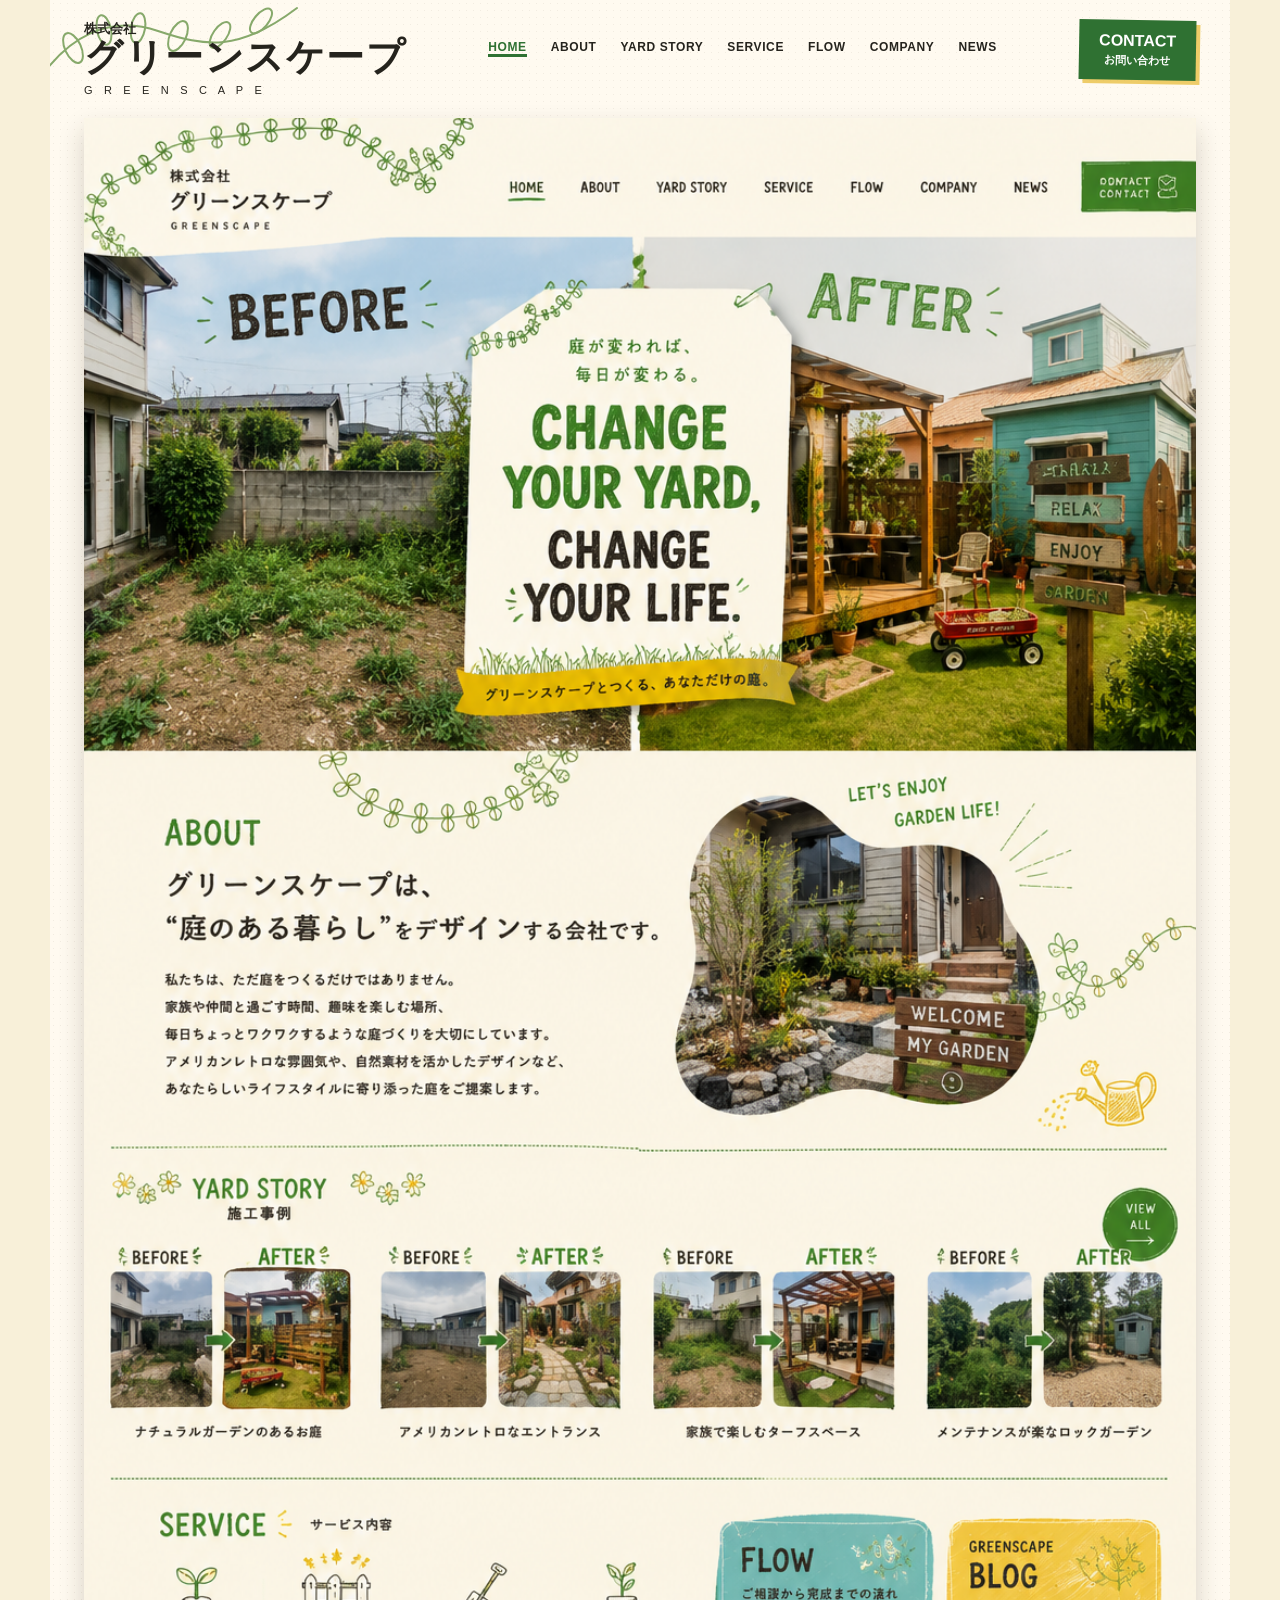
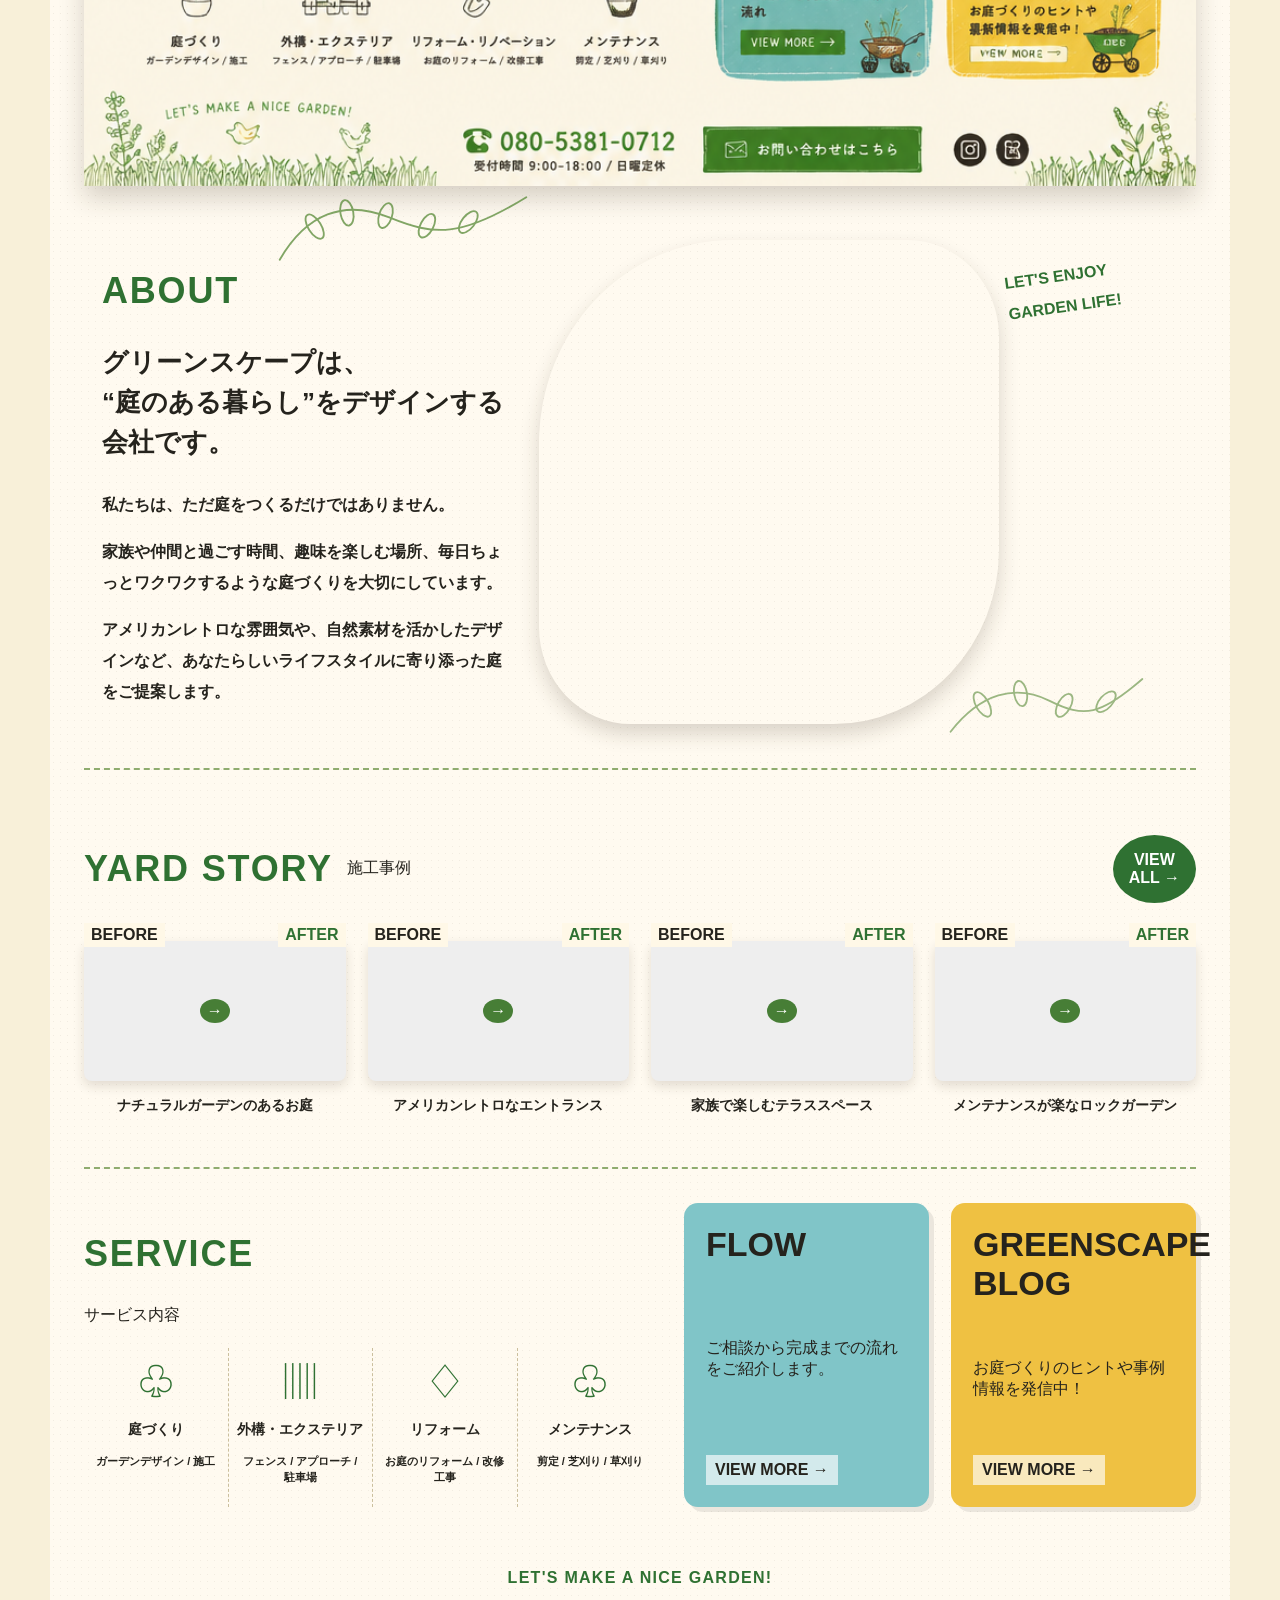
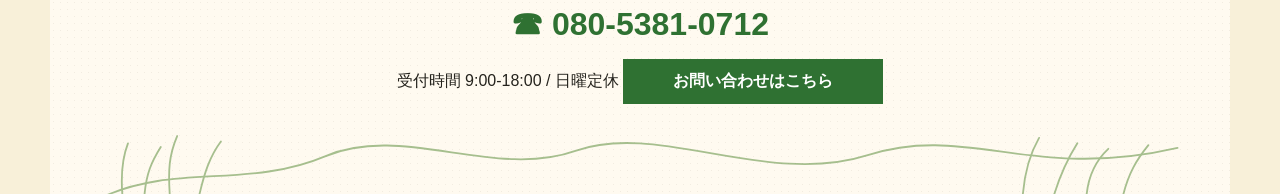
<file: index.html>
<!doctype html>
<html lang="ja">
  <head>
    <meta charset="UTF-8" />
    <meta name="viewport" content="width=device-width, initial-scale=1" />
    <title>株式会社グリーンスケープ | 庭のある暮らし</title>
    <meta name="description" content="庭が変われば、毎日が変わる。グリーンスケープのフライヤー風トップページ。" />
    <link rel="stylesheet" href="styles.css" />
  </head>
  <body>
    <main class="flyer" id="top">
      <header class="site-header">
        <a class="brand" href="#top" aria-label="グリーンスケープ ホーム">
          <small>株式会社</small>
          <strong>グリーンスケープ</strong>
          <span>G R E E N S C A P E</span>
        </a>
        <nav class="nav" aria-label="メインメニュー">
          <a href="#top">HOME</a>
          <a href="#about">ABOUT</a>
          <a href="#works">YARD STORY</a>
          <a href="#service">SERVICE</a>
          <a href="#flow">FLOW</a>
          <a href="#company">COMPANY</a>
          <a href="#news">NEWS</a>
        </nav>
        <a class="contact-flag" href="#contact">CONTACT<br /><span>お問い合わせ</span></a>
      </header>

      <section class="hero-main" aria-label="メインビジュアル">
        <img
          src="ChatGPT Image 2026年5月16日 20_58_40.png"
          alt="グリーンスケープのメインビジュアル"
          class="hero-main-image"
        />
      </section>

      <section class="about" id="about">
        <div class="about-text">
          <h2>ABOUT</h2>
          <h3>グリーンスケープは、<br />“庭のある暮らし”をデザインする会社です。</h3>
          <p>私たちは、ただ庭をつくるだけではありません。</p>
          <p>家族や仲間と過ごす時間、趣味を楽しむ場所、毎日ちょっとワクワクするような庭づくりを大切にしています。</p>
          <p>アメリカンレトロな雰囲気や、自然素材を活かしたデザインなど、あなたらしいライフスタイルに寄り添った庭をご提案します。</p>
        </div>
        <div class="about-photo"></div>
        <p class="side-note">LET'S ENJOY<br />GARDEN LIFE!</p>
      </section>

      <section class="yard-story" id="works">
        <div class="section-title">
          <h2>YARD STORY</h2>
          <span>施工事例</span>
          <a href="#contact">VIEW<br />ALL →</a>
        </div>
        <div class="story-row">
          <article><div class="pair story1"><b>BEFORE</b><i>→</i><b>AFTER</b></div><h3>ナチュラルガーデンのあるお庭</h3></article>
          <article><div class="pair story2"><b>BEFORE</b><i>→</i><b>AFTER</b></div><h3>アメリカンレトロなエントランス</h3></article>
          <article><div class="pair story3"><b>BEFORE</b><i>→</i><b>AFTER</b></div><h3>家族で楽しむテラススペース</h3></article>
          <article><div class="pair story4"><b>BEFORE</b><i>→</i><b>AFTER</b></div><h3>メンテナンスが楽なロックガーデン</h3></article>
        </div>
      </section>

      <section class="service" id="service">
        <div class="service-head"><h2>SERVICE</h2><span>サービス内容</span></div>
        <div class="service-icons">
          <article><div class="service-illust">♧</div><h3>庭づくり</h3><p>ガーデンデザイン / 施工</p></article>
          <article><div class="service-illust">▥</div><h3>外構・エクステリア</h3><p>フェンス / アプローチ / 駐車場</p></article>
          <article><div class="service-illust">♢</div><h3>リフォーム</h3><p>お庭のリフォーム / 改修工事</p></article>
          <article><div class="service-illust">♧</div><h3>メンテナンス</h3><p>剪定 / 芝刈り / 草刈り</p></article>
        </div>
        <a class="flow-card" id="flow" href="#contact"><b>FLOW</b><span>ご相談から完成までの流れをご紹介します。</span><em>VIEW MORE →</em></a>
        <a class="blog-card" id="news" href="#contact"><b>GREENSCAPE<br />BLOG</b><span>お庭づくりのヒントや事例情報を発信中！</span><em>VIEW MORE →</em></a>
      </section>

      <footer class="footer" id="contact">
        <p>LET'S MAKE A NICE GARDEN!</p>
        <b>☎ 080-5381-0712</b>
        <span>受付時間 9:00-18:00 / 日曜定休</span>
        <a href="mailto:info@green-scape.net">お問い合わせはこちら</a>
      </footer>
    </main>
  </body>
</html>
</file>
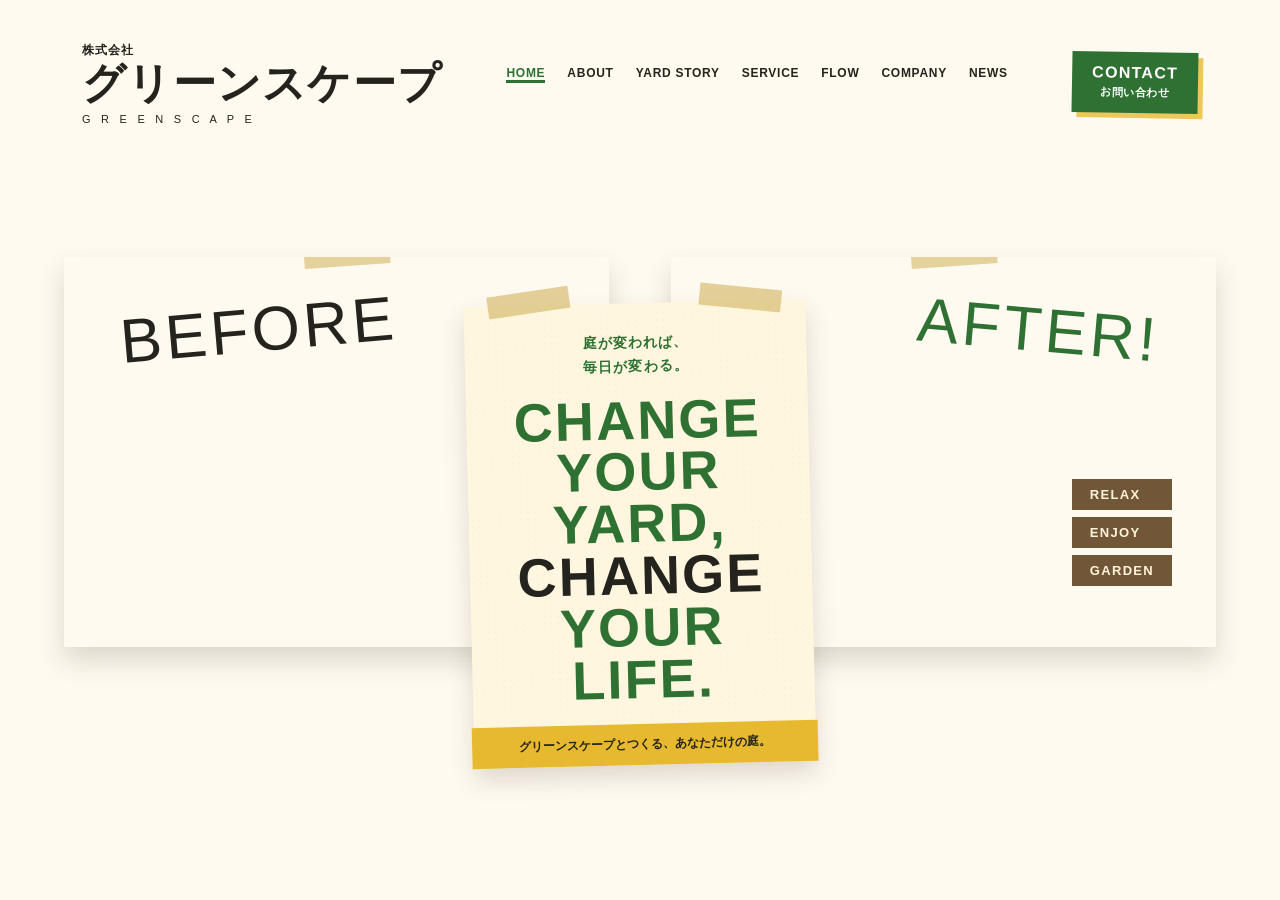
<file: real.html>
<!doctype html>
<html lang="ja">
  <head>
    <meta charset="UTF-8" />
    <meta name="viewport" content="width=device-width, initial-scale=1" />
    <title>株式会社グリーンスケープ | 本番トップ（上半分）</title>
    <meta name="description" content="グリーンスケープ本番トップページ上半分（ヘッダー・BEFORE/AFTER・中央カード・CONTACTボタン）。" />
    <link rel="stylesheet" href="real.css" />
  </head>
  <body>
    <main class="real-top">
      <section class="hero" aria-label="トップ上半分">
        <header class="hero-header">
          <a class="logo" href="#" aria-label="株式会社グリーンスケープ ホーム">
            <span class="company">株式会社</span>
            <strong>グリーンスケープ</strong>
            <span class="en">G R E E N S C A P E</span>
          </a>

          <nav class="hero-nav" aria-label="グローバルナビゲーション">
            <a href="#">HOME</a>
            <a href="#">ABOUT</a>
            <a href="#">YARD STORY</a>
            <a href="#">SERVICE</a>
            <a href="#">FLOW</a>
            <a href="#">COMPANY</a>
            <a href="#">NEWS</a>
          </nav>

          <a class="header-contact" href="mailto:info@green-scape.net">CONTACT<br /><span>お問い合わせ</span></a>
        </header>

        <div class="hero-stage">
          <figure class="photo photo-before" aria-label="Before 写真枠">
            <figcaption>BEFORE</figcaption>
          </figure>

          <figure class="photo photo-after" aria-label="After 写真枠">
            <figcaption>AFTER!</figcaption>
            <div class="wood-sign" aria-hidden="true"><span>RELAX</span><span>ENJOY</span><span>GARDEN</span></div>
          </figure>

          <article class="paper-card" aria-label="中央の紙カード">
            <p class="card-lead">庭が変われば、<br />毎日が変わる。</p>
            <h1>CHANGE<br />YOUR YARD,<br /><span>CHANGE</span><br />YOUR LIFE.</h1>
            <p class="card-sub">グリーンスケープとつくる、あなただけの庭。</p>
          </article>
        </div>
      </section>
    </main>
  </body>
</html>
</file>
<file: styles.css>
body {
  margin: 0;
  background: #f8f0d9;
  color: #25231d;
  font-family: 'Trebuchet MS', 'Yu Gothic', sans-serif;
}

* { box-sizing: border-box; }

.flyer {
  max-width: 1180px;
  margin: 0 auto;
  padding: 20px 34px 34px;
  background:
    radial-gradient(rgba(80,60,35,.07) .6px, transparent .7px),
    #fffaf0;
  background-size: 7px 7px, auto;
  position: relative;
  overflow: hidden;
}

.flyer::before {
  content: '';
  position: absolute;
  left: -18px;
  top: 0;
  width: 270px;
  height: 105px;
  opacity: .75;
  background-image: url("data:image/svg+xml,%3Csvg xmlns='http://www.w3.org/2000/svg' viewBox='0 0 270 105'%3E%3Cg fill='none' stroke='%235f8f3f' stroke-width='2' stroke-linecap='round' stroke-linejoin='round'%3E%3Cpath d='M3 86 C35 35, 78 15, 126 31 S207 52, 265 8'/%3E%3Cellipse cx='41' cy='48' rx='8' ry='16' transform='rotate(-25 41 48)'/%3E%3Cellipse cx='72' cy='30' rx='7' ry='15' transform='rotate(-12 72 30)'/%3E%3Cellipse cx='106' cy='28' rx='7' ry='15' transform='rotate(10 106 28)'/%3E%3Cellipse cx='146' cy='36' rx='8' ry='16' transform='rotate(25 146 36)'/%3E%3Cellipse cx='188' cy='35' rx='7' ry='15' transform='rotate(35 188 35)'/%3E%3Cellipse cx='229' cy='21' rx='7' ry='15' transform='rotate(40 229 21)'/%3E%3C/g%3E%3C/svg%3E");
  background-repeat: no-repeat;
  background-size: contain;
}

.flyer::after {
  content: '';
  position: absolute;
  left: 0;
  right: 0;
  bottom: -4px;
  height: 82px;
  opacity: .55;
  background-image: url("data:image/svg+xml,%3Csvg xmlns='http://www.w3.org/2000/svg' viewBox='0 0 1180 90'%3E%3Cg fill='none' stroke='%235f8f3f' stroke-width='2' stroke-linecap='round'%3E%3Cpath d='M0 89 C80 52,160 80,245 44 S430 70,520 38 S730 78,840 43 S1020 72,1180 35'/%3E%3Cpath d='M22 88 C20 65,21 48,28 30 M46 88 C48 63,54 50,64 34 M74 88 C72 60,73 43,82 22 M106 88 C112 62,118 44,130 28 M1010 88 C1012 62,1017 43,1028 24 M1044 88 C1051 65,1058 49,1070 30 M1080 88 C1082 65,1090 49,1104 36 M1120 88 C1126 63,1135 48,1148 32'/%3E%3C/g%3E%3C/svg%3E");
  background-repeat: no-repeat;
  background-size: 100% 100%;
}

.site-header {
  display: flex;
  justify-content: space-between;
  gap: 20px;
  align-items: flex-start;
  position: relative;
  z-index: 3;
}

.brand { color: #25231d; text-decoration: none; }
.brand small { display: block; font-size: 13px; font-weight: 700; }
.brand strong { display: block; font-size: 38px; line-height: 1.05; font-weight: 900; letter-spacing: .04em; }
.brand span { display: block; margin-top: 6px; letter-spacing: .38em; font-size: 11px; }

.nav { display: flex; gap: 24px; flex-wrap: wrap; padding-top: 20px; }
.nav a { text-decoration: none; color: #25231d; font-weight: 900; font-size: 12px; letter-spacing: .05em; }
.nav a:first-child { color: #2f7132; border-bottom: 3px solid #2f7132; }

.contact-flag {
  background: #2f7132;
  color: white;
  padding: 12px 20px;
  text-decoration: none;
  box-shadow: 4px 4px 0 rgba(231,185,47,.7);
  transform: rotate(1deg);
  font-weight: 900;
  text-align: center;
}
.contact-flag span { font-size: 11px; }

.hero-main {
  margin-top: 22px;
}

.hero-main-image {
  display: block;
  width: 100%;
  height: auto;
  box-shadow: 0 12px 24px rgba(50, 38, 20, 0.2);
}

.about,
.yard-story,
.service,
.footer { margin-top: 24px; }

.about {
  position: relative;
  display: grid;
  grid-template-columns: 1fr 460px 145px;
  gap: 34px;
  padding: 30px 18px 44px;
  border-bottom: 2px dashed #8fac6f;
}
.about::before {
  content: '';
  position: absolute;
  left: 190px;
  top: -22px;
  width: 265px;
  height: 92px;
  opacity: .78;
  background-image: url("data:image/svg+xml,%3Csvg xmlns='http://www.w3.org/2000/svg' viewBox='0 0 280 100'%3E%3Cg fill='none' stroke='%235f8f3f' stroke-width='2' stroke-linecap='round' stroke-linejoin='round'%3E%3Cpath d='M6 78 C35 28, 76 12, 125 32 S203 54, 274 10'/%3E%3Cellipse cx='44' cy='42' rx='7' ry='15' transform='rotate(-32 44 42)'/%3E%3Cellipse cx='79' cy='27' rx='7' ry='14' transform='rotate(-10 79 27)'/%3E%3Cellipse cx='121' cy='30' rx='7' ry='14' transform='rotate(18 121 30)'/%3E%3Cellipse cx='166' cy='41' rx='7' ry='14' transform='rotate(28 166 41)'/%3E%3Cellipse cx='211' cy='37' rx='7' ry='14' transform='rotate(38 211 37)'/%3E%3C/g%3E%3C/svg%3E");
  background-repeat: no-repeat;
  background-size: contain;
}
.about::after {
  content: '';
  position: absolute;
  right: 40px;
  bottom: 18px;
  width: 210px;
  height: 82px;
  opacity: .62;
  background-image: url("data:image/svg+xml,%3Csvg xmlns='http://www.w3.org/2000/svg' viewBox='0 0 220 90'%3E%3Cg fill='none' stroke='%235f8f3f' stroke-width='2' stroke-linecap='round' stroke-linejoin='round'%3E%3Cpath d='M5 70 C38 28, 76 17, 114 36 S170 52, 216 12'/%3E%3Cellipse cx='40' cy='40' rx='7' ry='15' transform='rotate(-30 40 40)'/%3E%3Cellipse cx='82' cy='28' rx='7' ry='14' transform='rotate(-10 82 28)'/%3E%3Cellipse cx='130' cy='41' rx='7' ry='14' transform='rotate(30 130 41)'/%3E%3Cellipse cx='176' cy='37' rx='7' ry='14' transform='rotate(42 176 37)'/%3E%3C/g%3E%3C/svg%3E");
  background-repeat: no-repeat;
  background-size: contain;
}
.about h2,
.section-title h2,
.service-head h2 {
  color: #2f7132;
  font-family: Impact, sans-serif;
  font-size: 36px;
  letter-spacing: .05em;
}
.about h3 { font-size: 26px; line-height: 1.55; }
.about p { line-height: 1.95; font-weight: 700; }
.about-photo {
  min-height: 300px;
  border-radius: 42% 20% 36% 20%;
  background-image: url('https://images.unsplash.com/photo-1513694203232-719a280e022f?auto=format&fit=crop&w=1200&q=80');
  background-size: cover;
  background-position: center;
  box-shadow: 0 10px 20px rgba(50,38,20,.18);
}
.side-note { color: #2f7132; font-weight: 900; transform: rotate(-8deg); line-height: 1.7; }

.yard-story { padding: 24px 0 36px; border-bottom: 2px dashed #8fac6f; }
.section-title { display: flex; align-items: center; gap: 14px; }
.section-title a { margin-left: auto; background: #2f7132; color: white; text-decoration: none; padding: 16px; border-radius: 50%; font-weight: 900; text-align: center; }
.story-row { display: grid; grid-template-columns: repeat(4, 1fr); gap: 22px; margin-top: 22px; }
.story-row article { background: transparent; padding: 0; box-shadow: none; }
.story-row h3 { font-size: 14px; line-height: 1.55; text-align: center; }
.pair { height: 140px; background: #eee; background-size: cover; background-position: center; position: relative; border-radius: 8px; box-shadow: 0 5px 12px rgba(50,38,20,.14); }
.story1 { background-image: url('https://images.unsplash.com/photo-1501004318641-b39e6451bec6?auto=format&fit=crop&w=900&q=80'); }
.story2 { background-image: url('https://images.unsplash.com/photo-1494526585095-c41746248156?auto=format&fit=crop&w=900&q=80'); }
.story3 { background-image: url('https://images.unsplash.com/photo-1505693416388-ac5ce068fe85?auto=format&fit=crop&w=900&q=80'); }
.story4 { background-image: url('https://images.unsplash.com/photo-1441974231531-c6227db76b6e?auto=format&fit=crop&w=900&q=80'); }
.pair b,.pair i { position: absolute; background: #fff8e7; padding: 3px 7px; font-weight: 900; font-style: normal; }
.pair b:first-child { left: 0; top: -18px; }
.pair b:last-child { right: 0; top: -18px; color: #2f7132; }
.pair i { left: 50%; top: 58px; transform: translateX(-50%); background: #477e36; color: white; border-radius: 50%; }

.service { display: grid; grid-template-columns: 1fr 245px 245px; gap: 22px; align-items: stretch; padding-top: 10px; }
.service-head { grid-column: 1 / 2; }
.service-icons { grid-column: 1 / 2; display: grid; grid-template-columns: repeat(4, 1fr); background: transparent; text-align: center; }
.service-icons article { padding: 10px 8px; border-right: 1px dashed #cbbf9d; }
.service-icons article:last-child { border-right: 0; }
.service-illust { font-size: 36px; color: #2f7132; }
.service-icons h3 { font-size: 14px; }
.service-icons p { font-size: 11px; line-height: 1.5; font-weight: 700; }
.flow-card,.blog-card { text-decoration: none; color: #25231d; min-height: 190px; padding: 22px; border-radius: 14px; box-shadow: 5px 5px 0 rgba(0,0,0,.08); display: flex; flex-direction: column; justify-content: space-between; }
.flow-card { grid-column: 2 / 3; grid-row: 1 / span 2; background: #80c5c8; }
.blog-card { grid-column: 3 / 4; grid-row: 1 / span 2; background: #efc142; }
.flow-card b,.blog-card b { font-family: Impact, sans-serif; font-size: 34px; }
.flow-card em,.blog-card em { font-style: normal; background: rgba(255,255,255,.65); padding: 6px 9px; width: max-content; font-weight: 900; }

.footer { text-align: center; padding: 22px 0 56px; position: relative; z-index: 2; }
.footer p { color: #2f7132; font-weight: 900; letter-spacing: .08em; }
.footer b { display: block; color: #2f7132; font-size: 32px; }
.footer a { display: inline-block; margin-top: 12px; background: #2f7132; color: white; text-decoration: none; padding: 12px 50px; font-weight: 900; }

@media (max-width: 960px) {
  .site-header, .nav, .story-row, .about, .service, .service-icons { display: block; }
  .hero-collage { display: grid; min-height: auto; gap: 16px; }
  .hero-photo, .main-paper, .wood-sign, .vine-hero { position: relative; top: auto; left: auto; right: auto; width: 100%; transform: none; }
  .hero-photo { height: 300px; }
}
</file>
<file: real.css>
:root {
  --paper: #fff6df;
  --ink: #25231d;
  --green: #2f7132;
  --yellow: #e7b92f;
  --brown: #6f5132;
}

* { box-sizing: border-box; }

body {
  margin: 0;
  color: var(--ink);
  background: #fffaf0;
  font-family: 'Trebuchet MS', 'Yu Gothic', sans-serif;
}

.real-top {
  min-height: 100vh;
  background:
    radial-gradient(rgba(80,60,35,.055) .6px, transparent .7px),
    #fffaf0;
  background-size: 8px 8px, auto;
}

.hero {
  max-width: 1200px;
  min-height: 760px;
  margin: 0 auto;
  padding: 42px 42px 86px;
  position: relative;
  overflow: hidden;
}

.hero-header {
  display: flex;
  align-items: flex-start;
  justify-content: space-between;
  gap: 34px;
  position: relative;
  z-index: 5;
}

.logo {
  color: var(--ink);
  text-decoration: none;
  min-width: 300px;
}

.logo .company {
  display: block;
  font-size: 12px;
  font-weight: 700;
  letter-spacing: .08em;
}

.logo strong {
  display: block;
  margin-top: 2px;
  font-size: clamp(30px, 3.5vw, 43px);
  line-height: 1.05;
  font-weight: 900;
  letter-spacing: .03em;
}

.logo .en {
  display: block;
  margin-top: 7px;
  font-size: 11px;
  letter-spacing: .34em;
}

.hero-nav {
  display: flex;
  gap: clamp(12px, 1.8vw, 22px);
  padding-top: 24px;
  flex-wrap: wrap;
}

.hero-nav a {
  color: var(--ink);
  text-decoration: none;
  font-size: 12px;
  font-weight: 900;
  letter-spacing: .06em;
}

.hero-nav a:first-child {
  color: var(--green);
  border-bottom: 3px solid var(--green);
}

.header-contact {
  margin-top: 10px;
  text-decoration: none;
  background: var(--green);
  color: #fff;
  padding: 12px 20px;
  box-shadow: 5px 5px 0 rgba(231,185,47,.78);
  transform: rotate(1deg);
  text-align: center;
  font-weight: 900;
  letter-spacing: .08em;
  line-height: 1.15;
}

.header-contact span {
  font-size: 11px;
  letter-spacing: .04em;
}

.hero-stage {
  position: relative;
  height: 580px;
  margin-top: 62px;
}

.photo {
  position: absolute;
  top: 70px;
  width: 48.8%;
  height: 390px;
  margin: 0;
  overflow: hidden;
  background-size: cover;
  background-position: center;
  box-shadow: 0 14px 25px rgba(45,35,20,.16);
}

.photo::before {
  content: '';
  position: absolute;
  top: -13px;
  left: 44%;
  width: 86px;
  height: 22px;
  background: rgba(215,190,115,.68);
  transform: rotate(-4deg);
  z-index: 3;
}

.photo-before {
  left: -18px;
  background-image: url('https://images.unsplash.com/photo-1500382017468-9049fed747ef?auto=format&fit=crop&w=1400&q=80');
}

.photo-after {
  right: -18px;
  background-image: url('https://images.unsplash.com/photo-1505693416388-ac5ce068fe85?auto=format&fit=crop&w=1400&q=80');
}

.photo figcaption {
  position: absolute;
  top: 42px;
  left: 56px;
  z-index: 4;
  font-family: Impact, Haettenschweiler, 'Arial Narrow Bold', sans-serif;
  font-size: clamp(36px, 5vw, 62px);
  line-height: 1;
  letter-spacing: .06em;
  color: var(--ink);
  text-shadow: 1px 1px 0 #fffaf0;
  transform: rotate(-5deg);
}

.photo-after figcaption {
  left: auto;
  right: 56px;
  color: var(--green);
  transform: rotate(5deg);
}

.paper-card {
  position: absolute;
  left: 50%;
  top: 116px;
  transform: translateX(-50%) rotate(-1.4deg);
  width: min(342px, 32vw);
  min-height: 318px;
  z-index: 6;
  background:
    radial-gradient(rgba(80,60,35,.055) .5px, transparent .7px),
    var(--paper);
  background-size: 7px 7px, auto;
  text-align: center;
  padding: 28px 22px 0;
  box-shadow: 0 12px 24px rgba(48,40,26,.16);
}

.paper-card::before,
.paper-card::after {
  content: '';
  position: absolute;
  top: -14px;
  width: 82px;
  height: 22px;
  background: rgba(215,190,115,.7);
}

.paper-card::before { left: 24px; transform: rotate(-7deg); }
.paper-card::after { right: 24px; transform: rotate(7deg); }

.card-lead {
  margin: 0 0 16px;
  color: var(--green);
  font-size: 14px;
  font-weight: 900;
  line-height: 1.7;
  letter-spacing: .08em;
}

.paper-card h1 {
  margin: 0;
  color: var(--green);
  font-family: Impact, Haettenschweiler, 'Arial Narrow Bold', sans-serif;
  font-size: clamp(34px, 4.6vw, 54px);
  line-height: .96;
  letter-spacing: .04em;
}

.paper-card h1 span {
  color: var(--ink);
}

.card-sub {
  display: block;
  margin: 18px -24px 0;
  padding: 12px 10px;
  background: var(--yellow);
  color: var(--ink);
  font-size: 12px;
  font-weight: 900;
}

.wood-sign {
  position: absolute;
  right: 44px;
  top: 222px;
  z-index: 5;
  display: grid;
  gap: 7px;
}

.wood-sign span {
  display: block;
  background: rgba(106,76,45,.94);
  color: #fff4d9;
  padding: 8px 18px;
  font-size: 13px;
  font-weight: 900;
  letter-spacing: .1em;
}

@media (max-width: 900px) {
  .hero { padding: 22px 16px 42px; min-height: auto; }
  .hero-header { display: block; }
  .logo { min-width: 0; display: block; }
  .hero-nav { padding-top: 20px; }
  .header-contact { display: inline-block; margin-top: 18px; }
  .hero-stage { height: auto; display: grid; gap: 18px; margin-top: 34px; }
  .photo,
  .paper-card { position: relative; left: auto; right: auto; top: auto; width: 100%; transform: none; }
  .photo { height: 280px; }
  .paper-card { min-height: auto; padding-bottom: 0; }
  .wood-sign { right: 22px; top: 125px; }
}
</file>
